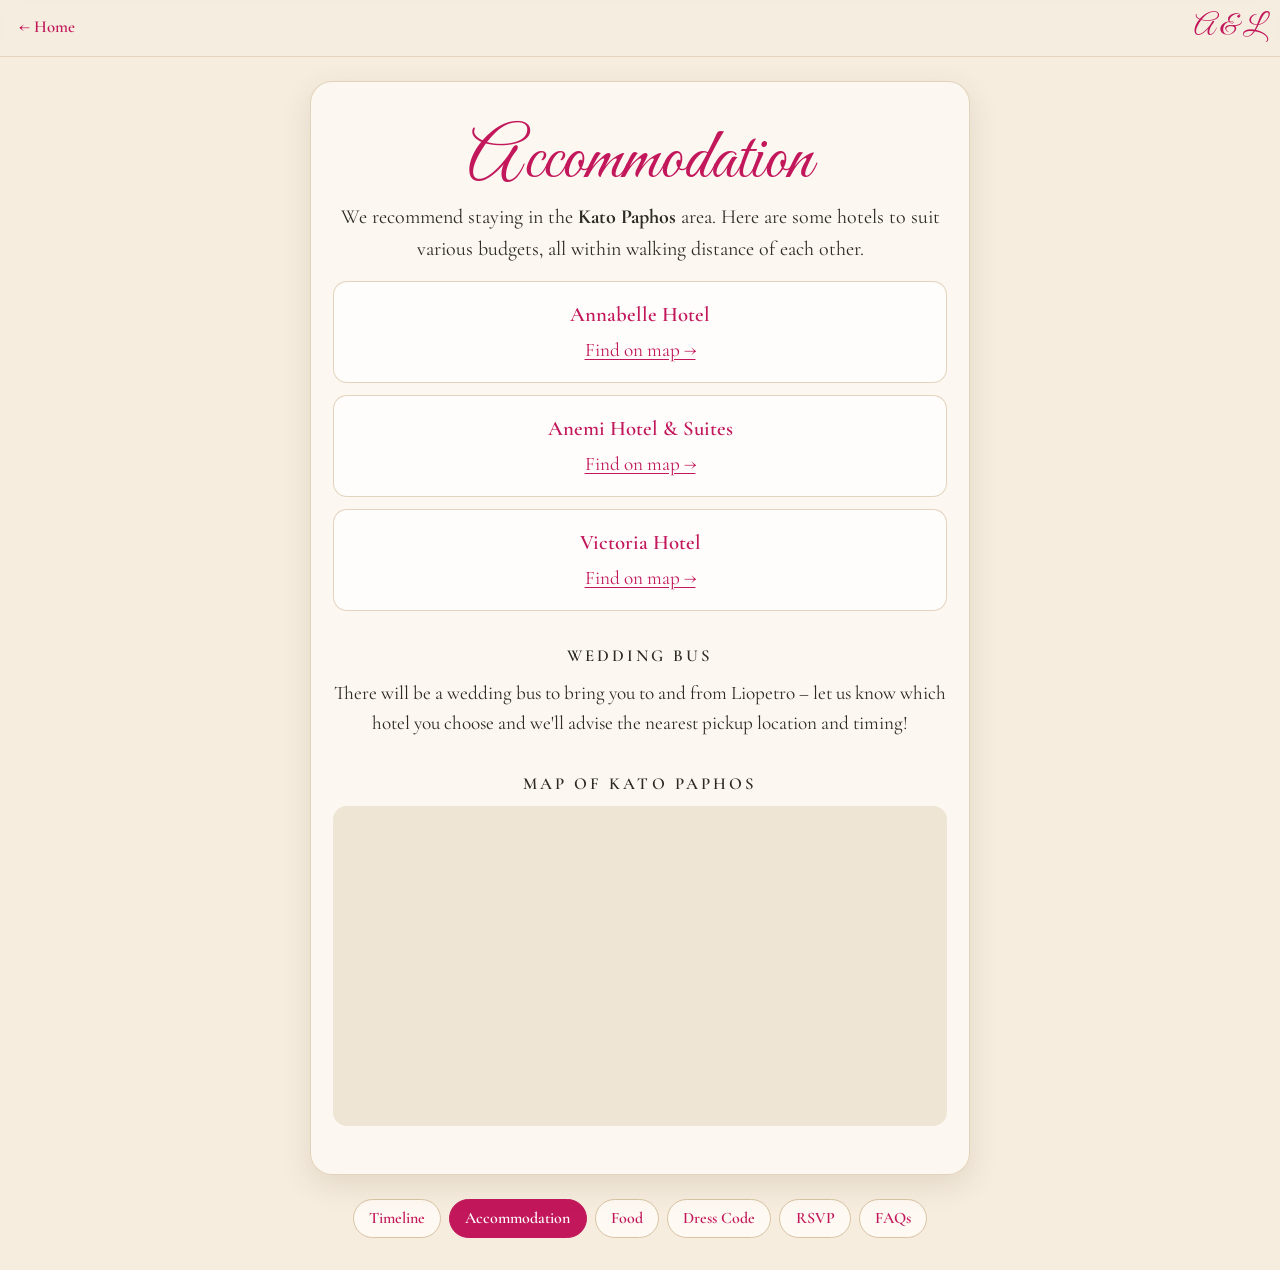
<file: accommodation.html>
<!DOCTYPE html>
<!-- =====================================================================
     accommodation.html  –  ACCOMMODATION (spelling fixed from
     "accomodation"). Same skeleton as timeline.html, see notes there.
     ===================================================================== -->
<html lang="en-GB">

<head>
  <meta charset="UTF-8">
  <meta name="viewport" content="width=device-width, initial-scale=1, viewport-fit=cover">
  <title>Accommodation · Abigail &amp; Luke</title>
  <meta name="theme-color" content="#f6eddf">
  <link rel="icon" type="image/svg+xml" href="images/flower.svg">
  <link rel="preconnect" href="https://fonts.googleapis.com">
  <link rel="preconnect" href="https://fonts.gstatic.com" crossorigin>
  <link href="https://fonts.googleapis.com/css2?family=Cormorant+Garamond:ital,wght@0,400;0,500;0,600;0,700;1,400&family=Great+Vibes&display=swap" rel="stylesheet">
  <link rel="stylesheet" href="style.css">
</head>

<body>
  <a class="skip-link" href="#main">Skip to content</a>

  <header class="topbar">
    <a class="topbar__back" href="index.html">&larr; Home</a>
    <a class="topbar__mono" href="index.html" aria-label="Abigail and Luke – home">A &amp; L</a>
  </header>

  <main id="main" class="page">
    <article class="card">
      <h1 class="page-title">Accommodation</h1>

      <p class="lead">We recommend staying in the <strong>Kato Paphos</strong> area. Here are some hotels to suit various budgets, all within walking distance of each other.</p>

      <!-- One box per hotel. The "Find on map" links use Google's
           universal Maps link format, which opens the Maps app on
           iPhone/Android, or Google Maps in a browser on a laptop.
           To add a hotel: copy a whole <div class="info-box"> block and
           change the name in BOTH places (heading and the link's query=). -->
      <div class="info-boxes">
        <div class="info-box">
          <h3>Annabelle Hotel</h3>
          <p><a href="https://www.google.com/maps/search/?api=1&amp;query=Annabelle+Hotel+Paphos" target="_blank" rel="noopener">Find on map &rarr;</a></p>
        </div>
        <div class="info-box">
          <h3>Anemi Hotel &amp; Suites</h3>
          <p><a href="https://www.google.com/maps/search/?api=1&amp;query=Anemi+Hotel+and+Suites+Paphos" target="_blank" rel="noopener">Find on map &rarr;</a></p>
        </div>
        <div class="info-box">
          <h3>Victoria Hotel</h3>
          <p><a href="https://www.google.com/maps/search/?api=1&amp;query=Victoria+Hotel+Paphos" target="_blank" rel="noopener">Find on map &rarr;</a></p>
        </div>
      </div>

      <h2>Wedding Bus</h2>
      <p>There will be a wedding bus to bring you to and from Liopetro &ndash; let us know which hotel you choose and we'll advise the nearest pickup location and timing!</p>

      <h2>Map of Kato Paphos</h2>
      <!-- Embedded Google Map (no account / API key needed).
           loading="lazy" = only loads when scrolled near. -->
      <iframe class="embed embed--map"
        src="https://maps.google.com/maps?q=Kato%20Paphos&amp;z=14&amp;output=embed"
        title="Map of Kato Paphos"
        loading="lazy"
        referrerpolicy="no-referrer-when-downgrade"></iframe>
    </article>

    <nav class="page-nav" aria-label="Other pages">
      <a href="timeline.html">Timeline</a>
      <a href="accommodation.html">Accommodation</a>
      <a href="food.html">Food</a>
      <a href="dresscode.html">Dress Code</a>
      <a href="rsvp.html">RSVP</a>
      <a href="faqs.html">FAQs</a>
    </nav>
  </main>

  <script src="script.js"></script>
</body>

</html>
</file>
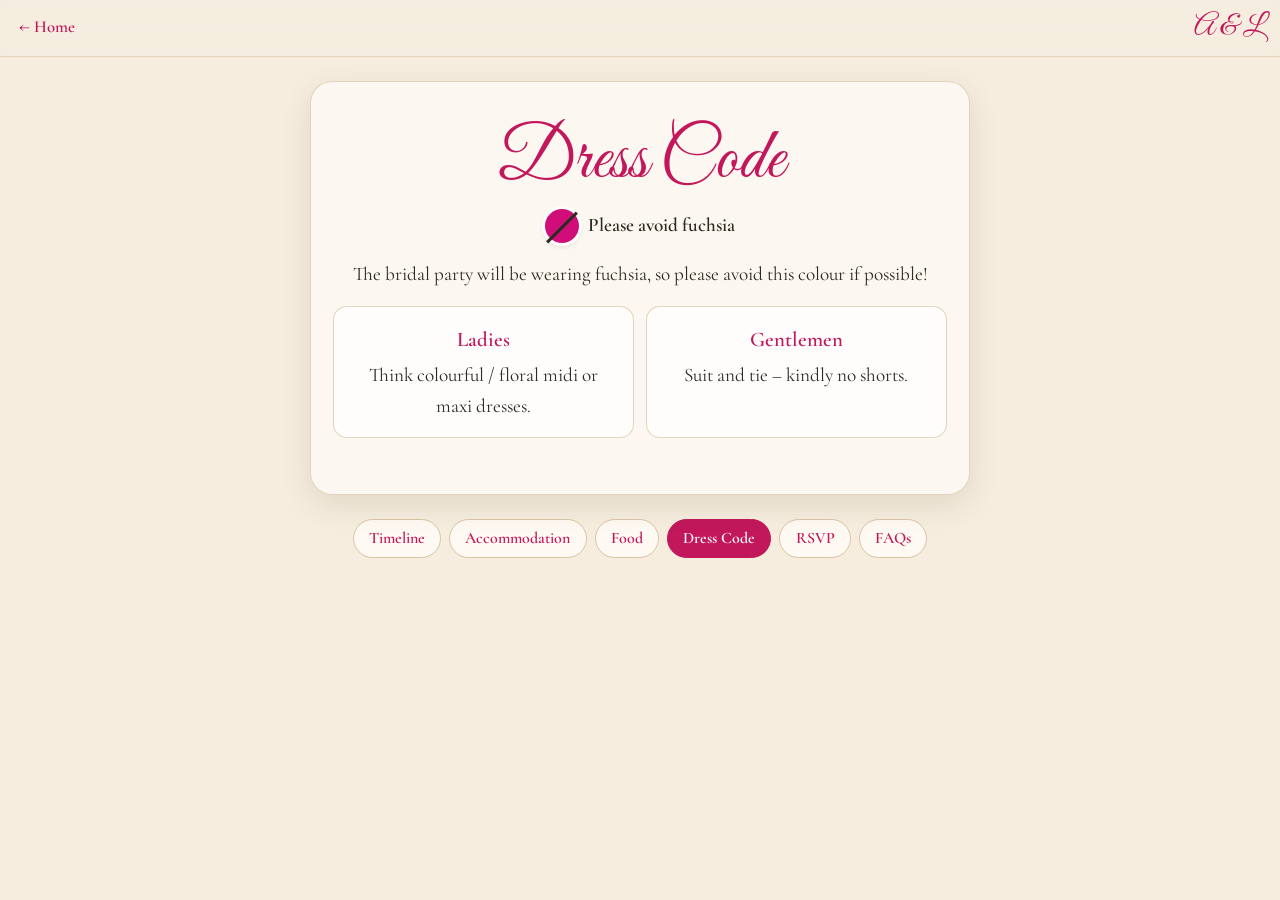
<file: dresscode.html>
<!DOCTYPE html>
<!-- =====================================================================
     dresscode.html  –  DRESS CODE
     Same skeleton as timeline.html, see notes there.
     ===================================================================== -->
<html lang="en-GB">

<head>
  <meta charset="UTF-8">
  <meta name="viewport" content="width=device-width, initial-scale=1, viewport-fit=cover">
  <title>Dress Code · Abigail &amp; Luke</title>
  <meta name="theme-color" content="#f6eddf">
  <link rel="icon" type="image/svg+xml" href="images/flower.svg">
  <link rel="preconnect" href="https://fonts.googleapis.com">
  <link rel="preconnect" href="https://fonts.gstatic.com" crossorigin>
  <link href="https://fonts.googleapis.com/css2?family=Cormorant+Garamond:ital,wght@0,400;0,500;0,600;0,700;1,400&family=Great+Vibes&display=swap" rel="stylesheet">
  <link rel="stylesheet" href="style.css">
</head>

<body>
  <a class="skip-link" href="#main">Skip to content</a>

  <header class="topbar">
    <a class="topbar__back" href="index.html">&larr; Home</a>
    <a class="topbar__mono" href="index.html" aria-label="Abigail and Luke – home">A &amp; L</a>
  </header>

  <main id="main" class="page">
    <article class="card">
      <h1 class="page-title">Dress Code</h1>

      <!-- Fuchsia circle with a line through it (drawn in CSS: .avoid) -->
      <div class="avoid">
        <span class="avoid__swatch" aria-hidden="true"></span>
        <span>Please avoid fuchsia</span>
      </div>
      <p>The bridal party will be wearing fuchsia, so please avoid this colour if possible!</p>

      <!-- Two boxes side by side on wider screens, stacked on phones -->
      <div class="info-boxes info-boxes--two">
        <div class="info-box">
          <h3>Ladies</h3>
          <p>Think colourful / floral midi or maxi dresses.</p>
        </div>
        <div class="info-box">
          <h3>Gentlemen</h3>
          <p>Suit and tie &ndash; kindly no shorts.</p>
        </div>
      </div>
    </article>

    <nav class="page-nav" aria-label="Other pages">
      <a href="timeline.html">Timeline</a>
      <a href="accommodation.html">Accommodation</a>
      <a href="food.html">Food</a>
      <a href="dresscode.html">Dress Code</a>
      <a href="rsvp.html">RSVP</a>
      <a href="faqs.html">FAQs</a>
    </nav>
  </main>

  <script src="script.js"></script>
</body>

</html>
</file>
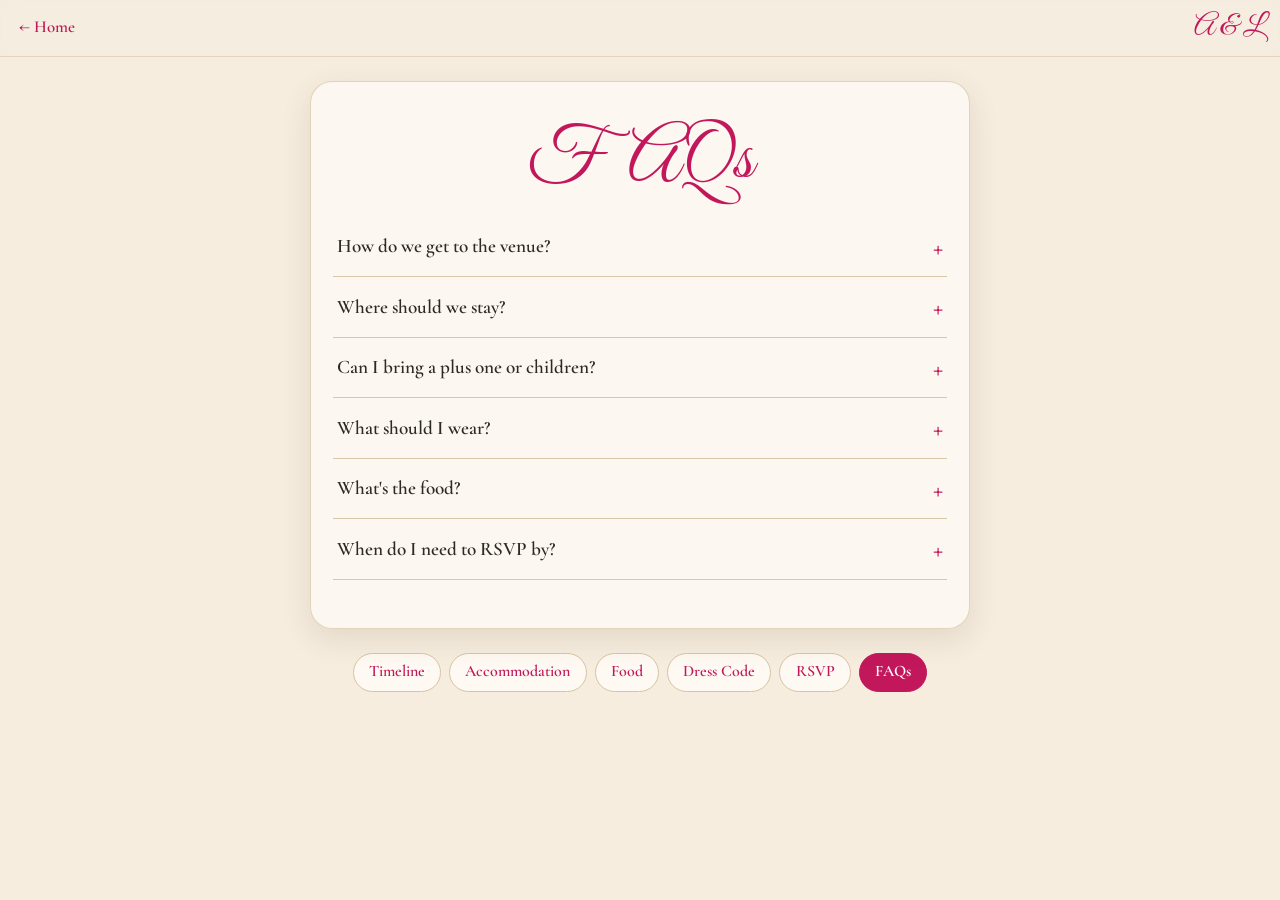
<file: faqs.html>
<!DOCTYPE html>
<!-- =====================================================================
     faqs.html  –  FAQs
     Each question is a <details> box: tap the question to fold the
     answer open. This is built into HTML, so it needs no JavaScript.
     To add a question, copy a whole <details> ... </details> block.
     Same page skeleton as timeline.html, see notes there.
     ===================================================================== -->
<html lang="en-GB">

<head>
  <meta charset="UTF-8">
  <meta name="viewport" content="width=device-width, initial-scale=1, viewport-fit=cover">
  <title>FAQs · Abigail &amp; Luke</title>
  <meta name="theme-color" content="#f6eddf">
  <link rel="icon" type="image/svg+xml" href="images/flower.svg">
  <link rel="preconnect" href="https://fonts.googleapis.com">
  <link rel="preconnect" href="https://fonts.gstatic.com" crossorigin>
  <link href="https://fonts.googleapis.com/css2?family=Cormorant+Garamond:ital,wght@0,400;0,500;0,600;0,700;1,400&family=Great+Vibes&display=swap" rel="stylesheet">
  <link rel="stylesheet" href="style.css">
</head>

<body>
  <a class="skip-link" href="#main">Skip to content</a>

  <header class="topbar">
    <a class="topbar__back" href="index.html">&larr; Home</a>
    <a class="topbar__mono" href="index.html" aria-label="Abigail and Luke – home">A &amp; L</a>
  </header>

  <main id="main" class="page">
    <article class="card">
      <h1 class="page-title">FAQs</h1>

      <div class="faq">

        <details>
          <summary>How do we get to the venue?</summary>
          <div>
            <p>There will be a wedding bus to take you to and from Kato Paphos and Liopetro.</p>
            <p>For timings please see the <a href="timeline.html">Timeline</a>.</p>
          </div>
        </details>

        <details>
          <summary>Where should we stay?</summary>
          <div>
            <p>We recommend the Kato Paphos area &ndash; see our suggested hotels on the <a href="accommodation.html">Accommodation</a> page.</p>
          </div>
        </details>

        <details>
          <summary>Can I bring a plus one or children?</summary>
          <div>
            <p>We unfortunately cannot accommodate plus ones or children beyond those named on the wedding invitation. Thank you for understanding!</p>
          </div>
        </details>

        <details>
          <summary>What should I wear?</summary>
          <div>
            <p>The bridal party will be in fuchsia, so please avoid this colour if possible! Ladies: think colourful / floral midi or maxi dresses. Gentlemen: suit and tie, kindly no shorts.</p>
            <p>More on the <a href="dresscode.html">Dress Code</a> page.</p>
          </div>
        </details>

        <details>
          <summary>What's the food?</summary>
          <div>
            <p>A traditional Cypriot BBQ &ndash; see the <a href="food.html">Food</a> page. Please let us know about any dietary requirements on the RSVP form.</p>
          </div>
        </details>

        <details>
          <summary>When do I need to RSVP by?</summary>
          <div>
            <p>We ask that all guests <a href="rsvp.html">RSVP</a> by <strong>Friday 2nd June 2028</strong>.</p>
          </div>
        </details>

      </div>
    </article>

    <nav class="page-nav" aria-label="Other pages">
      <a href="timeline.html">Timeline</a>
      <a href="accommodation.html">Accommodation</a>
      <a href="food.html">Food</a>
      <a href="dresscode.html">Dress Code</a>
      <a href="rsvp.html">RSVP</a>
      <a href="faqs.html">FAQs</a>
    </nav>
  </main>

  <script src="script.js"></script>
</body>

</html>
</file>
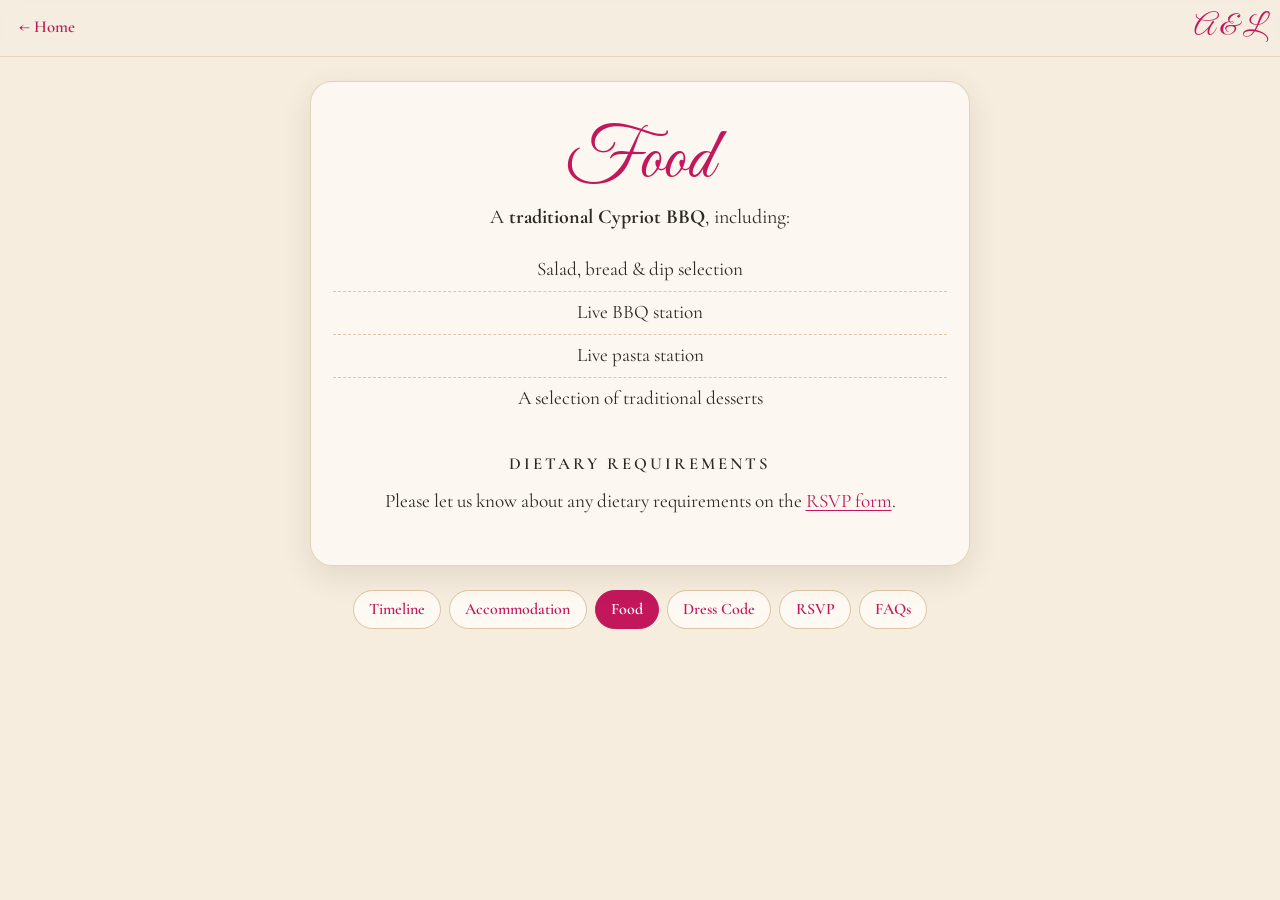
<file: food.html>
<!DOCTYPE html>
<!-- =====================================================================
     food.html  –  FOOD (new page, content moved from the FAQs).
     Same skeleton as timeline.html, see notes there.
     ===================================================================== -->
<html lang="en-GB">

<head>
  <meta charset="UTF-8">
  <meta name="viewport" content="width=device-width, initial-scale=1, viewport-fit=cover">
  <title>Food · Abigail &amp; Luke</title>
  <meta name="theme-color" content="#f6eddf">
  <link rel="icon" type="image/svg+xml" href="images/flower.svg">
  <link rel="preconnect" href="https://fonts.googleapis.com">
  <link rel="preconnect" href="https://fonts.gstatic.com" crossorigin>
  <link href="https://fonts.googleapis.com/css2?family=Cormorant+Garamond:ital,wght@0,400;0,500;0,600;0,700;1,400&family=Great+Vibes&display=swap" rel="stylesheet">
  <link rel="stylesheet" href="style.css">
</head>

<body>
  <a class="skip-link" href="#main">Skip to content</a>

  <header class="topbar">
    <a class="topbar__back" href="index.html">&larr; Home</a>
    <a class="topbar__mono" href="index.html" aria-label="Abigail and Luke – home">A &amp; L</a>
  </header>

  <main id="main" class="page">
    <article class="card">
      <h1 class="page-title">Food</h1>

      <p class="lead">A <strong>traditional Cypriot BBQ</strong>, including:</p>

      <!-- Bullet-free list, styled in style.css (.plain-list) -->
      <ul class="plain-list">
        <li>Salad, bread &amp; dip selection</li>
        <li>Live BBQ station</li>
        <li>Live pasta station</li>
        <li>A selection of traditional desserts</li>
      </ul>

      <h2>Dietary Requirements</h2>
      <p>Please let us know about any dietary requirements on the <a href="rsvp.html">RSVP form</a>.</p>
    </article>

    <nav class="page-nav" aria-label="Other pages">
      <a href="timeline.html">Timeline</a>
      <a href="accommodation.html">Accommodation</a>
      <a href="food.html">Food</a>
      <a href="dresscode.html">Dress Code</a>
      <a href="rsvp.html">RSVP</a>
      <a href="faqs.html">FAQs</a>
    </nav>
  </main>

  <script src="script.js"></script>
</body>

</html>
</file>
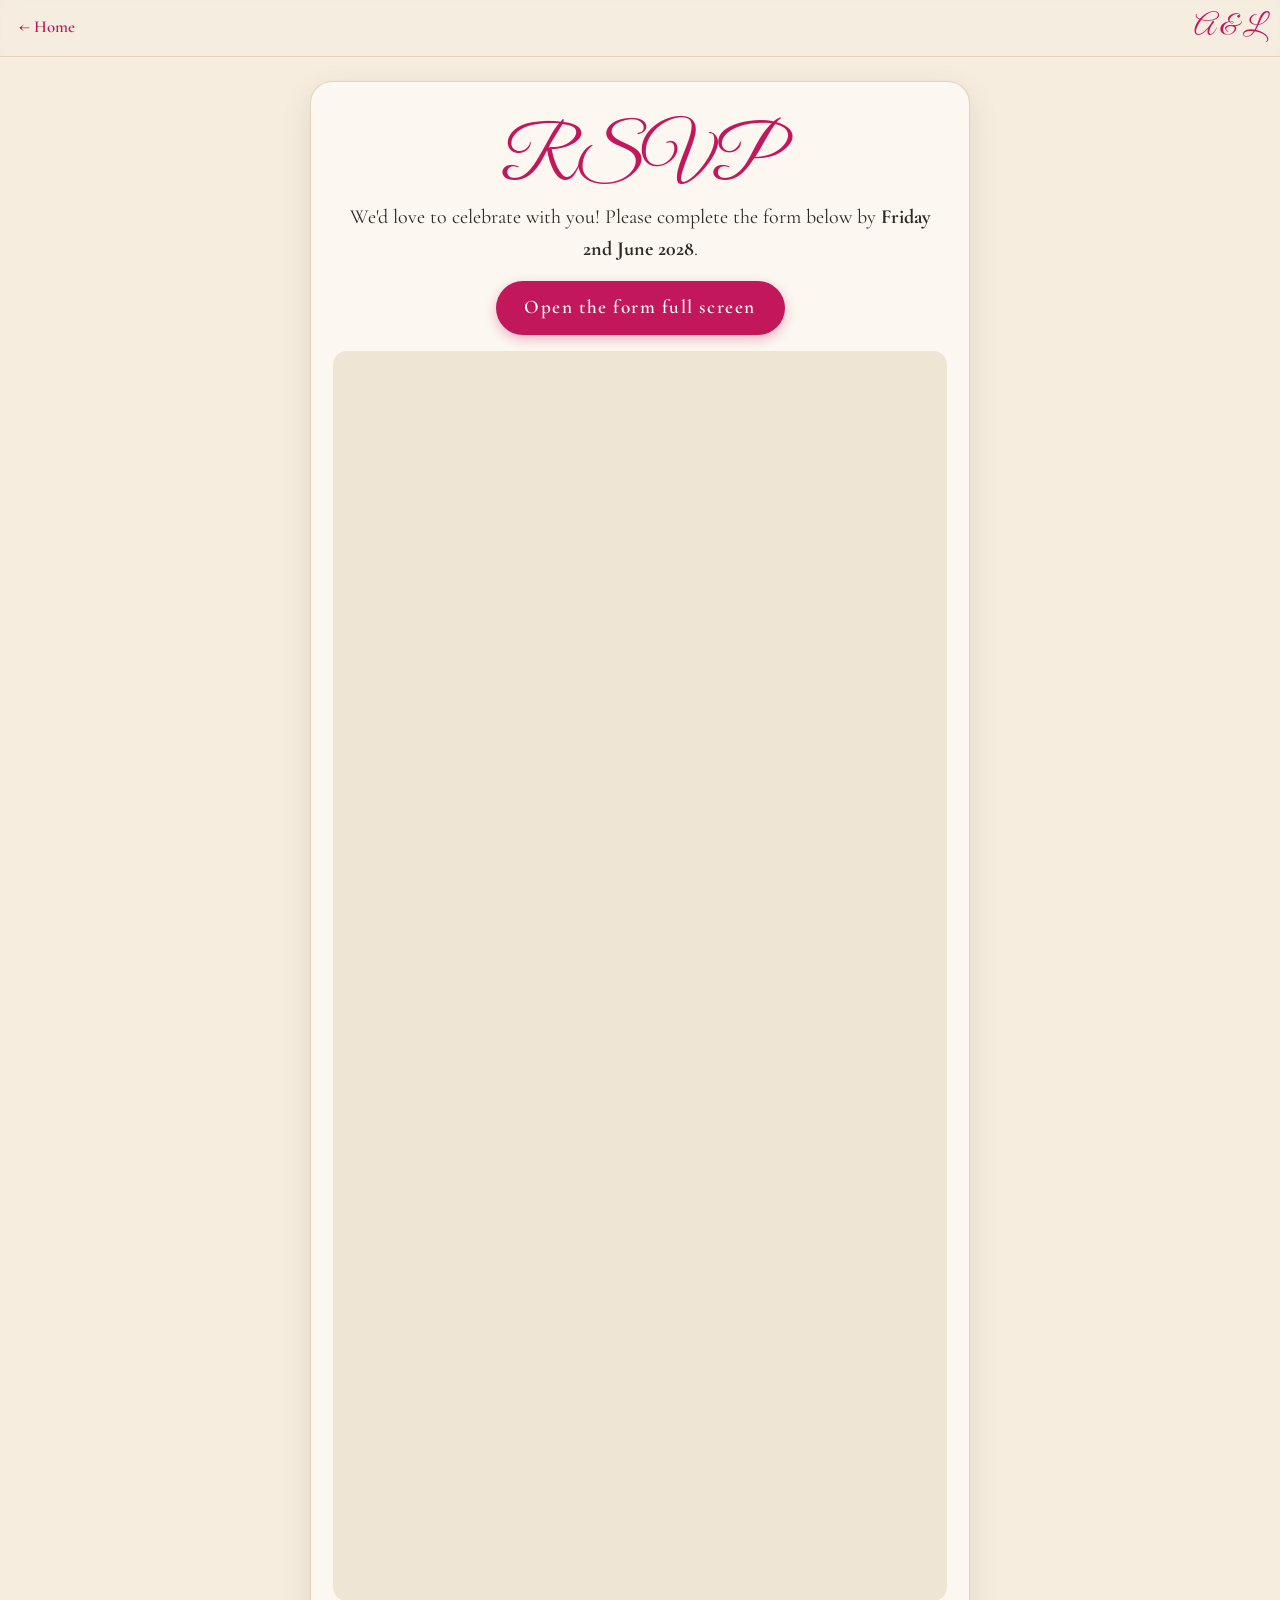
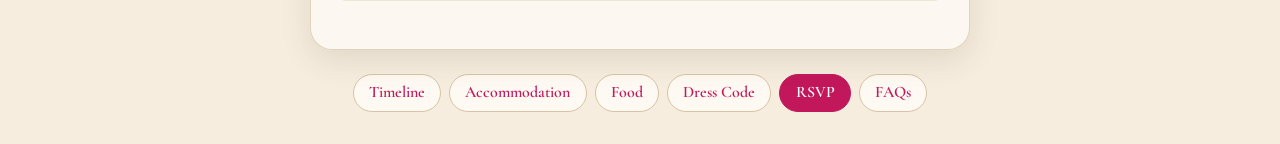
<file: rsvp.html>
<!DOCTYPE html>
<!-- =====================================================================
     rsvp.html  –  RSVP (embedded Google Form)
     Same skeleton as timeline.html, see notes there.
     ===================================================================== -->
<html lang="en-GB">

<head>
  <meta charset="UTF-8">
  <meta name="viewport" content="width=device-width, initial-scale=1, viewport-fit=cover">
  <title>RSVP · Abigail &amp; Luke</title>
  <meta name="theme-color" content="#f6eddf">
  <link rel="icon" type="image/svg+xml" href="images/flower.svg">
  <link rel="preconnect" href="https://fonts.googleapis.com">
  <link rel="preconnect" href="https://fonts.gstatic.com" crossorigin>
  <link href="https://fonts.googleapis.com/css2?family=Cormorant+Garamond:ital,wght@0,400;0,500;0,600;0,700;1,400&family=Great+Vibes&display=swap" rel="stylesheet">
  <link rel="stylesheet" href="style.css">
</head>

<body>
  <a class="skip-link" href="#main">Skip to content</a>

  <header class="topbar">
    <a class="topbar__back" href="index.html">&larr; Home</a>
    <a class="topbar__mono" href="index.html" aria-label="Abigail and Luke – home">A &amp; L</a>
  </header>

  <main id="main" class="page">
    <article class="card">
      <h1 class="page-title">RSVP</h1>

      <p class="lead">We'd love to celebrate with you! Please complete the form below by <strong>Friday 2nd June 2028</strong>.</p>

      <!-- Backup link: on some phones a form inside a page is fiddly to
           scroll, so offer the full-screen version too. It's the same
           form address WITHOUT "?embedded=true" on the end. -->
      <p><a class="btn" href="https://docs.google.com/forms/d/e/1FAIpQLSdnQKIiYUe3wK4KgsB1ftJDluf8M19TPLvCPbCFogYjow3V4Q/viewform" target="_blank" rel="noopener">Open the form full screen</a></p>

      <!-- The Google Form itself. If the bottom of the form gets cut off,
           increase the height in style.css (.embed--form). -->
      <iframe class="embed embed--form"
        src="https://docs.google.com/forms/d/e/1FAIpQLSdnQKIiYUe3wK4KgsB1ftJDluf8M19TPLvCPbCFogYjow3V4Q/viewform?embedded=true"
        title="RSVP form"
        loading="lazy">Loading&hellip;</iframe>
    </article>

    <nav class="page-nav" aria-label="Other pages">
      <a href="timeline.html">Timeline</a>
      <a href="accommodation.html">Accommodation</a>
      <a href="food.html">Food</a>
      <a href="dresscode.html">Dress Code</a>
      <a href="rsvp.html">RSVP</a>
      <a href="faqs.html">FAQs</a>
    </nav>
  </main>

  <script src="script.js"></script>
</body>

</html>
</file>
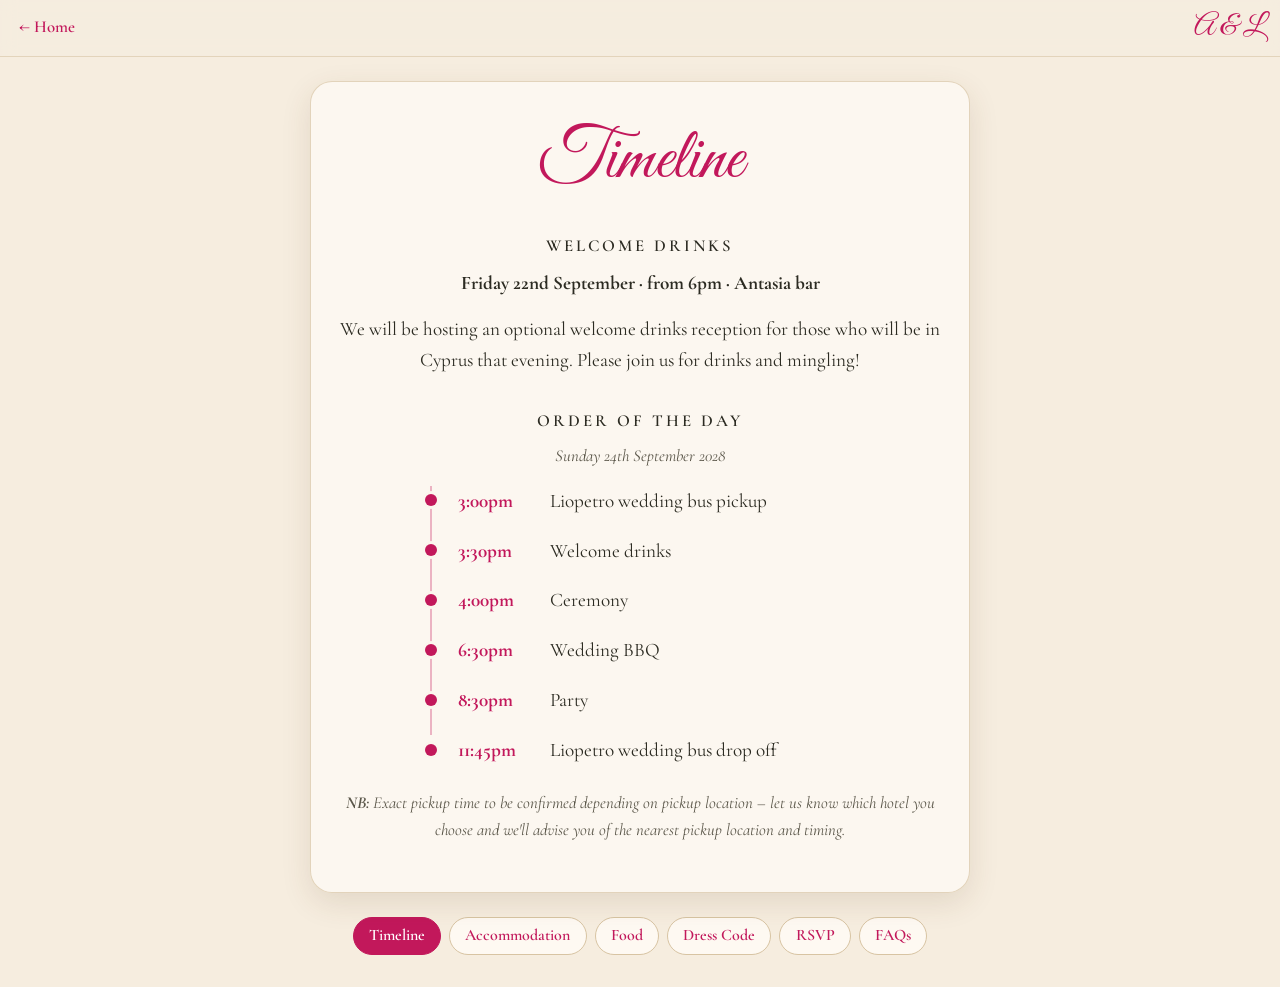
<file: timeline.html>
<!DOCTYPE html>
<!-- =====================================================================
     timeline.html  –  TIMELINE (was schedule.html)
     ---------------------------------------------------------------------
     Every sub-page uses the same skeleton:
       <header class="topbar">   "← Home" bar that sticks to the top
       <main class="page">
         <article class="card">  the cream panel holding the content
         <nav class="page-nav">  pills linking to the other pages
     So to make a NEW page: copy this file, rename it, change the title
     and what's inside <article class="card">, then add a link to it in
     the tiles on index.html and in the page-nav of every page.
     ===================================================================== -->
<html lang="en-GB">

<head>
  <meta charset="UTF-8">
  <meta name="viewport" content="width=device-width, initial-scale=1, viewport-fit=cover">
  <title>Timeline · Abigail &amp; Luke</title>
  <meta name="theme-color" content="#f6eddf">
  <link rel="icon" type="image/svg+xml" href="images/flower.svg">

  <!-- Same fonts as every page -->
  <link rel="preconnect" href="https://fonts.googleapis.com">
  <link rel="preconnect" href="https://fonts.gstatic.com" crossorigin>
  <link href="https://fonts.googleapis.com/css2?family=Cormorant+Garamond:ital,wght@0,400;0,500;0,600;0,700;1,400&family=Great+Vibes&display=swap" rel="stylesheet">

  <link rel="stylesheet" href="style.css">
</head>

<body>
  <a class="skip-link" href="#main">Skip to content</a>

  <!-- Top bar: back to home + monogram (also a link home) -->
  <header class="topbar">
    <a class="topbar__back" href="index.html">&larr; Home</a>
    <a class="topbar__mono" href="index.html" aria-label="Abigail and Luke – home">A &amp; L</a>
  </header>

  <main id="main" class="page">
    <article class="card">
      <h1 class="page-title">Timeline</h1>

      <h2>Welcome Drinks</h2>
      <p><strong>Friday 22nd September &middot; from 6pm &middot; Antasia bar</strong></p>
      <p>We will be hosting an optional welcome drinks reception for those who will be in Cyprus that evening. Please join us for drinks and mingling!</p>

      <h2>Order of the Day</h2>
      <p class="note">Sunday 24th September 2028</p>

      <!-- <ol> = ordered list. The CSS draws the pink line and dots.
           <time> just marks text as a time (helps screen readers). -->
      <ol class="timeline">
        <li><time>3:00pm</time><span>Liopetro wedding bus pickup</span></li>
        <li><time>3:30pm</time><span>Welcome drinks</span></li>
        <li><time>4:00pm</time><span>Ceremony</span></li>
        <li><time>6:30pm</time><span>Wedding BBQ</span></li>
        <li><time>8:30pm</time><span>Party</span></li>
        <li><time>11:45pm</time><span>Liopetro wedding bus drop off</span></li>
      </ol>

      <p class="note"><strong>NB:</strong> Exact pickup time to be confirmed depending on pickup location &ndash; let us know which hotel you choose and we'll advise you of the nearest pickup location and timing.</p>
    </article>

    <!-- Links to the other pages. script.js highlights the current one. -->
    <nav class="page-nav" aria-label="Other pages">
      <a href="timeline.html">Timeline</a>
      <a href="accommodation.html">Accommodation</a>
      <a href="food.html">Food</a>
      <a href="dresscode.html">Dress Code</a>
      <a href="rsvp.html">RSVP</a>
      <a href="faqs.html">FAQs</a>
    </nav>
  </main>

  <script src="script.js"></script>
</body>

</html>
</file>
<file: style.css>
/* =====================================================================
   style.css  –  ONE stylesheet shared by every page of the site
   ---------------------------------------------------------------------
   How this file is organised (search for the ==== headings):
     1. Colour + font variables   (change the whole theme from here)
     2. Base / reset              (sensible defaults for every browser)
     3. Shared typography
     4. Door intro                (index.html only)
     5. Home page                 (carousel, names, arched tiles)
     6. Sub-pages                 (top bar, cream card, timeline, etc.)
     7. Accessibility + reduced motion
   ===================================================================== */


/* =====================================================================
   1. VARIABLES
   Think of these like named paint pots. Everywhere else in the file we
   say "use the pink pot" (var(--pink)) instead of typing the colour code.
   Change a pot here and every page updates.
   ===================================================================== */
:root {
  /* Colours picked from the save-the-date card */
  --pink: #c2185b;          /* bougainvillea pink – names, headings, links */
  --pink-dark: #96104a;     /* darker pink for hover / pressed states      */
  --ink: #2c2b22;           /* near-black with a hint of green (body text) */
  --ink-soft: #5b574a;      /* softer text for small notes                 */
  --olive: #5f7d35;         /* the little green sprig                      */
  --cream: #f6eddf;         /* plain fallback colour behind the bricks     */
  --card: rgba(252, 248, 241, 0.93); /* see-through cream "paper" panels   */
  --stone-edge: #d8c4a3;    /* sandstone border colour                     */

  /* Fonts (loaded from Google Fonts in each page's <head>).
     The names after the first one are fall-backs used if Google Fonts
     can't load (e.g. a dodgy hotel Wi-Fi). */
  --font-script: "Great Vibes", "Snell Roundhand", cursive;   /* curly names  */
  --font-serif: "Cormorant Garamond", Georgia, "Times New Roman", serif; /* everything else */

  /* Brick background tile. The image is 720 x 360 pixels but we draw it at
     half size so it stays sharp on high-resolution phone screens. */
  --brick: url("images/brick-tile.jpg");
  --brick-size: 360px 180px;
}


/* =====================================================================
   2. BASE / RESET
   Browsers all have slightly different built-in styles. This section
   flattens those differences so iPhone, Android and laptop look the same.
   ===================================================================== */

/* Make width/height include padding + border (much easier maths). */
*,
*::before,
*::after {
  box-sizing: border-box;
}

html {
  /* Stop iPhones enlarging text by themselves when the phone is rotated. */
  -webkit-text-size-adjust: 100%;
  text-size-adjust: 100%;
}

body {
  margin: 0;
  min-height: 100vh;
  font-family: var(--font-serif);
  font-size: 1.2rem;            /* Cormorant is a small font, so bump it up  */
  line-height: 1.6;
  color: var(--ink);

  /* THE BRICK WALL.
     The tile is "seamless": its right edge matches its left edge and its
     top matches its bottom, like a roll of wallpaper. `repeat` lays the
     tiles side by side forever, so there is never a visible cut however
     far you scroll. (The old version used one big photo stretched to fit,
     which is why it showed a join, and `background-attachment: fixed` is
     ignored on iPhones anyway.) */
  background-color: var(--cream);
  background-image: var(--brick);
  background-size: var(--brick-size);
  background-repeat: repeat;

  /* Smoother looking text on Macs / iPhones. */
  -webkit-font-smoothing: antialiased;
}

/* Images never spill out of their container. */
img {
  max-width: 100%;
  height: auto;
  display: block;
}

/* Links: pink and underlined so they're obviously tappable. */
a {
  color: var(--pink);
  text-underline-offset: 0.15em;
}
a:hover,
a:focus-visible {
  color: var(--pink-dark);
}

/* `touch-action: manipulation` removes the small tap delay some phones
   add while they wait to see if you're double-tapping to zoom. */
a,
button,
summary {
  touch-action: manipulation;
}


/* =====================================================================
   3. SHARED TYPOGRAPHY
   clamp(MIN, PREFERRED, MAX) = "grow with the screen width (vw), but never
   smaller than MIN or bigger than MAX". Like a thermostat with limits.
   ===================================================================== */
h1,
h2,
h3 {
  margin: 0;
  font-weight: 400;
}

/* Big curly page titles, e.g. "Timeline" */
.page-title {
  font-family: var(--font-script);
  color: var(--pink);
  font-size: clamp(3rem, 14vw, 4.5rem);
  line-height: 1.1;
  text-align: center;
}

/* Section headings in spaced-out capitals, like "SAVE THE DATE" */
h2 {
  font-family: var(--font-serif);
  font-weight: 600;
  font-size: 1.05rem;
  letter-spacing: 0.18em;
  text-transform: uppercase;
  color: var(--ink);
  margin-top: 2rem;
  margin-bottom: 0.5rem;
}

p {
  margin: 0 0 1rem;
}

/* The little green sprig divider ( ——— 🌿 ——— ), an inline SVG */
.sprig {
  display: block;
  width: min(220px, 60%);
  height: auto;
  margin: 0.75rem auto;
  color: var(--olive);         /* the SVG uses currentColor, i.e. this */
}


/* =====================================================================
   4. DOOR INTRO  (index.html only)
   ---------------------------------------------------------------------
   The trick: the door photo is cut down the middle into two halves, each
   inside its own box. Each box is hinged on its OUTER edge
   (transform-origin) and swung open with a 3D rotate, exactly like a
   gatefold card or a pair of saloon doors.

     ┌─────────┬─────────┐         ╲               ╱
     │  left   │  right  │   →      ╲  (you walk  ╱
     │  half   │  half   │           ╲  through) ╱
     └─────────┴─────────┘
       hinge ↑       ↑ hinge

   The intro is only shown when JavaScript is working (the "js" class is
   added to <html> by a tiny script in the page head). That way, if JS is
   broken, nobody gets stuck behind a door they can't open.
   ===================================================================== */
.intro {
  display: none;               /* hidden unless JS is available (below)    */
}

.js .intro {
  display: block;
  position: fixed;             /* sits on top of everything, doesn't scroll */
  top: 0;
  right: 0;
  bottom: 0;
  left: 0;
  z-index: 100;
  width: 100%;
  /* Reset the default <button> look */
  margin: 0;
  padding: 0;
  border: 0;
  background: transparent;
  font: inherit;
  color: #fff;
  cursor: pointer;
  -webkit-appearance: none;
  appearance: none;
  -webkit-tap-highlight-color: transparent;  /* no grey flash on tap (iOS) */
  /* Fades the whole intro away near the end of the opening */
  transition: opacity 0.8s ease 1.3s;
}

/* Once the doors have opened (or were opened earlier this visit)
   remove the intro completely. */
.js.intro-seen .intro {
  display: none;
}

/* While the intro is showing, stop the page underneath from scrolling. */
.js:not(.intro-seen) body {
  overflow: hidden;
}

/* The wrapper that holds both doors. `perspective` is how far your eye is
   from the screen in the 3D scene: smaller number = more dramatic 3D. */
.intro__doors {
  position: absolute;
  top: 0;
  right: 0;
  bottom: 0;
  left: 0;
  -webkit-perspective: 1400px;
  perspective: 1400px;
  /* A gentle zoom while opening = feels like stepping forward */
  transition: transform 2.1s cubic-bezier(0.5, 0, 0.3, 1);
}

/* Each half of the door */
.door {
  position: absolute;
  top: 0;
  bottom: 0;
  width: 50%;
  overflow: hidden;            /* crop the photo to just this half */
  background: #cdb58f;         /* stone colour shown while photo loads */
  transition: transform 1.9s cubic-bezier(0.6, 0.05, 0.25, 1);
  -webkit-backface-visibility: hidden;   /* hide the back once it swings past 90° */
  backface-visibility: hidden;
}

.door--left {
  left: 0;
  transform-origin: left center;         /* hinge on the LEFT edge  */
}

.door--right {
  right: 0;
  transform-origin: right center;        /* hinge on the RIGHT edge */
}

/* The photo inside each half is twice as wide as the half (i.e. the full
   screen width) so the two halves line up perfectly in the middle.
   object-fit: cover = fill the screen without squashing, cropping the
   sides on a tall phone. The photo was pre-cropped so the gap between
   the two wooden doors sits exactly in the middle of the image. */
.door img {
  position: absolute;
  top: 0;
  height: 100%;
  width: 200%;
  max-width: none;
  object-fit: cover;
  object-position: 50% 50%;
}
.door--left img  { left: 0; }
.door--right img { right: 0; }

/* A shadow layer on each door that darkens as it swings away from you,
   which sells the 3D effect. */
.door::after {
  content: "";
  position: absolute;
  top: 0;
  right: 0;
  bottom: 0;
  left: 0;
  opacity: 0;
  transition: opacity 1.9s ease;
}
.door--left::after  { background: linear-gradient(to right, rgba(0,0,0,0.15), rgba(0,0,0,0.6)); }
.door--right::after { background: linear-gradient(to left,  rgba(0,0,0,0.15), rgba(0,0,0,0.6)); }

/* Names over the sky at the top of the door photo */
.intro__names {
  position: absolute;
  left: 0;
  right: 0;
  top: max(7vh, env(safe-area-inset-top));
  font-family: var(--font-script);
  font-size: clamp(2.8rem, 13vw, 5rem);
  line-height: 1;
  text-align: center;
  text-shadow: 0 2px 12px rgba(0, 0, 0, 0.45);
  transition: opacity 0.5s ease;
}

/* "Tap to open" pill near the bottom */
.intro__hint {
  position: absolute;
  left: 50%;
  bottom: calc(6vh + env(safe-area-inset-bottom));
  transform: translateX(-50%);
  padding: 0.55em 1.4em;
  border-radius: 999px;
  background: rgba(255, 255, 255, 0.88);
  color: var(--pink);
  font-family: var(--font-serif);
  font-weight: 600;
  font-size: 1rem;
  letter-spacing: 0.2em;
  text-transform: uppercase;
  white-space: nowrap;
  box-shadow: 0 6px 20px rgba(0, 0, 0, 0.25);
  animation: pulse 2.2s ease-in-out infinite;  /* gentle "breathing" */
  transition: opacity 0.4s ease;
}

@keyframes pulse {
  0%, 100% { transform: translateX(-50%) scale(1); }
  50%      { transform: translateX(-50%) scale(1.07); }
}

/* ---- The OPENING state: JS adds "intro-opening" to <html> on tap ---- */
.intro-opening .intro            { opacity: 0; pointer-events: none; }
.intro-opening .intro__doors     { transform: scale(1.12); }
.intro-opening .door--left       { transform: rotateY(100deg); }   /* swings away from you */
.intro-opening .door--right      { transform: rotateY(-100deg); }
.intro-opening .door::after      { opacity: 1; }
.intro-opening .intro__names,
.intro-opening .intro__hint      { opacity: 0; }


/* =====================================================================
   5. HOME PAGE
   ===================================================================== */
.home-main {
  position: relative;
  overflow: hidden;            /* stops the flower decoration making a sideways scroll */
  /* env(safe-area-inset-*) = extra space for the iPhone notch / home bar */
  padding: calc(1.5rem + env(safe-area-inset-top)) 0 calc(2rem + env(safe-area-inset-bottom));
}

/* ---------- Carousel ----------
   A row of photos you can swipe sideways. "scroll-snap" makes each swipe
   land neatly on a photo, like the click-stops on a camera lens dial.
   This is built into the browser, so swiping feels native on every phone. */
.carousel {
  --slide-width: min(72vw, 360px);   /* width of one photo */
  position: relative;
  max-width: 900px;
  margin: 0 auto;
}

.carousel__track {
  position: relative;          /* lets JS measure each photo's position */
  display: flex;
  gap: 14px;
  overflow-x: auto;            /* sideways scrolling */
  -webkit-overflow-scrolling: touch;  /* momentum swiping on older iPhones */
  scroll-snap-type: x mandatory;
  /* Padding on both sides so the first/last photo can sit in the centre
     and you can see the edges of the neighbouring photos "peeking in". */
  /* (100% - slide width) / 2 on each side = room for the first and last
     photo to sit in the middle */
  padding: 6px calc((100% - var(--slide-width)) / 2);
  scrollbar-width: none;       /* hide scrollbar: Firefox */

  /* Fade the photos out softly at the left/right edges instead of a hard
     cut-off. A mask is like a stencil: black = visible, transparent = hidden. */
  -webkit-mask-image: linear-gradient(to right, transparent, #000 6%, #000 94%, transparent);
  mask-image: linear-gradient(to right, transparent, #000 6%, #000 94%, transparent);
}
.carousel__track::-webkit-scrollbar {
  display: none;               /* hide scrollbar: Chrome / Safari */
}

.carousel__slide {
  flex: 0 0 var(--slide-width);
  margin: 0;
  scroll-snap-align: center;
  border-radius: 18px;
  overflow: hidden;
  border: 5px solid #fffaf2;   /* white "photo print" border */
  box-shadow: 0 8px 22px rgba(70, 45, 20, 0.22);
  background: #e8dcc8;
  /* Fallback height for older phones that don't know aspect-ratio */
  height: 90vw;
  max-height: 450px;
}

/* Newer browsers: use a neat 4:5 portrait shape instead */
@supports (aspect-ratio: 1) {
  .carousel__slide {
    height: auto;
    max-height: none;
    aspect-ratio: 4 / 5;
  }
}

.carousel__slide img {
  width: 100%;
  height: 100%;
  object-fit: cover;           /* fill the frame, crop the excess */
}

/* The little dots under the carousel */
.carousel__dots {
  display: flex;
  justify-content: center;
  gap: 4px;
  margin-top: 10px;
}
.carousel__dot {
  /* The button is 24px (easy to tap) but the visible dot is drawn
     smaller with ::before. */
  width: 24px;
  height: 24px;
  padding: 0;
  border: 0;
  background: transparent;
  cursor: pointer;
  -webkit-appearance: none;
  appearance: none;
}
.carousel__dot::before {
  content: "";
  display: block;
  width: 8px;
  height: 8px;
  margin: auto;
  border-radius: 50%;
  background: rgba(194, 24, 91, 0.3);
  transition: transform 0.25s, background-color 0.25s;
}
.carousel__dot[aria-current="true"]::before {
  background: var(--pink);
  transform: scale(1.35);
}

/* ---------- Names, date and place ---------- */
.hero {
  position: relative;
  max-width: 640px;            /* keeps the flowers near the names on laptops */
  margin: 0 auto;
  text-align: center;
  /* big top padding = space for the flower garland above the names */
  padding: clamp(6.5rem, 30vw, 11.5rem) 1.25rem 1rem;
}

/* Two copies of the bougainvillea branch, one flipped, framing the names */
.flourish {
  position: absolute;
  top: -0.25rem;
  width: min(60%, 380px);
  pointer-events: none;        /* taps go straight through to things below */
  opacity: 0.95;
}
.flourish--left  { left: -12%; }
.flourish--right { right: -12%; transform: scaleX(-1); }  /* mirror image */

.names {
  position: relative;          /* sits above the flowers */
  font-family: var(--font-script);
  color: var(--pink);
  font-size: clamp(3.6rem, 17vw, 6rem);
  line-height: 0.95;
}
.names span {
  display: block;              /* Abigail / & / Luke on separate lines */
}
.names .amp {
  font-size: 0.55em;
  color: var(--ink);
  margin: 0.1em 0;
}

.date {
  margin: 1.25rem 0 0;
  font-weight: 500;
  font-size: clamp(1.05rem, 4.6vw, 1.35rem);
  letter-spacing: 0.22em;
  text-transform: uppercase;
}

.place {
  margin: 0;
  font-size: 1.35rem;
  line-height: 1.3;
}
.place__country {
  display: block;
  font-family: var(--font-script);
  color: var(--pink);
  font-size: 2.3rem;
  line-height: 1.3;
}

/* ---------- Arched brick tiles (the menu) ----------
   CSS Grid = an invisible ice-cube tray. We ask for 3 equal columns
   (1fr = "one share of the space") and the tiles drop into the slots. */
.tiles {
  display: grid;
  grid-template-columns: repeat(3, 1fr);
  gap: 10px;
  max-width: 560px;
  margin: 1.5rem auto 0;
  padding: 0 0.75rem;
}

/* Very narrow phones (old iPhone SE etc.): 2 columns so text fits */
@media (max-width: 340px) {
  .tiles {
    grid-template-columns: repeat(2, 1fr);
  }
}

.tile {
  position: relative;
  display: flex;
  flex-direction: column;
  align-items: center;
  justify-content: flex-end;   /* push the label to the bottom */
  min-height: 140px;           /* fallback for older phones */
  padding: 0.5rem 0.25rem 1rem;
  text-decoration: none;
  text-align: center;
  color: var(--pink);

  /* Arched window shape: a huge top radius gets capped at half the
     width, which turns the top into a semicircle. */
  border-radius: 999px 999px 12px 12px;
  border: 1px solid var(--stone-edge);

  /* Two background layers: a soft white wash ON TOP of the brick tile,
     so the tiles look like lighter stone than the wall behind them. */
  background-image:
    linear-gradient(rgba(255, 252, 246, 0.55), rgba(255, 250, 240, 0.8)),
    var(--brick);
  background-size: auto, 220px 110px;

  /* inset shadow = carved-in edge; outer shadow = lifts it off the wall */
  box-shadow:
    inset 0 0 0 4px rgba(255, 255, 255, 0.55),
    0 4px 12px rgba(90, 60, 25, 0.14);
  transition: transform 0.2s ease, box-shadow 0.2s ease;
}

@supports (aspect-ratio: 1) {
  .tile {
    min-height: 0;
    aspect-ratio: 4 / 5;
  }
}

/* A single bougainvillea flower in the top of each arch */
.tile::before {
  content: "";
  position: absolute;
  top: 22%;
  left: 50%;
  width: 34px;
  height: 34px;
  transform: translateX(-50%);
  background: url("images/flower.svg") center / contain no-repeat;
}

.tile span {
  font-weight: 600;
  /* 3.6vw = 3.6% of the screen width, so the label shrinks on small
     phones and "Accommodation" always fits on one line */
  font-size: clamp(0.8rem, 3.6vw, 1.15rem);
  line-height: 1.15;
}

/* Lift slightly when hovered (laptop) or pressed (phone) */
.tile:hover,
.tile:focus-visible,
.tile:active {
  transform: translateY(-3px);
  box-shadow:
    inset 0 0 0 4px rgba(255, 255, 255, 0.7),
    0 10px 20px rgba(90, 60, 25, 0.2);
  color: var(--pink-dark);
}

/* ---------- Home footer ---------- */
.home-footer {
  text-align: center;
  padding: 2rem 1.25rem 0;
  font-size: 1.05rem;
}
.home-footer p {
  margin-bottom: 0.4rem;
}
.replay {
  /* "See the doors again" – styled as a plain text link */
  border: 0;
  background: none;
  padding: 0.5rem;
  font: inherit;
  font-size: 0.95rem;
  color: var(--ink-soft);
  text-decoration: underline;
  cursor: pointer;
}


/* =====================================================================
   6. SUB-PAGES  (timeline, accommodation, food, dress code, rsvp, faqs)
   ===================================================================== */

/* Bar at the top with "← Home". `sticky` = it scrolls with the page
   until it hits the top, then stays put like a magnet. */
.topbar {
  position: -webkit-sticky;
  position: sticky;
  top: 0;
  z-index: 10;
  display: flex;
  align-items: center;
  justify-content: space-between;
  padding: calc(0.6rem + env(safe-area-inset-top)) 1rem 0.6rem;
  background: rgba(246, 237, 223, 0.9);
  -webkit-backdrop-filter: blur(8px);
  backdrop-filter: blur(8px);
  border-bottom: 1px solid rgba(216, 196, 163, 0.6);
}
.topbar__back {
  font-weight: 600;
  font-size: 1.05rem;
  text-decoration: none;
  padding: 0.3rem 0.2rem;      /* bigger tap area */
}
.topbar__mono {
  font-family: var(--font-script);
  font-size: 1.8rem;
  line-height: 1;
  color: var(--pink);
  text-decoration: none;
}

.page {
  padding: 1.5rem 1rem calc(2rem + env(safe-area-inset-bottom));
}

/* The cream "paper" panel the text sits on, so it's easy to read */
.card {
  position: relative;
  max-width: 660px;
  margin: 0 auto;
  padding: 2.5rem 1.4rem 2rem;
  background: var(--card);
  border: 1px solid rgba(216, 196, 163, 0.7);
  border-radius: 22px;
  box-shadow: 0 10px 30px rgba(90, 60, 25, 0.12);
  text-align: center;
}

/* Flower pinned to the top edge of the card */
.card::before {
  content: "";
  position: absolute;
  top: -22px;
  left: 50%;
  width: 44px;
  height: 44px;
  transform: translateX(-50%);
  background: url("images/flower.svg") center / contain no-repeat;
}

.lead {
  font-size: 1.25rem;
}
.note {
  font-size: 1.05rem;
  color: var(--ink-soft);
  font-style: italic;
}

/* Big pink button, used for "Open form", "Find on map" etc. */
.btn {
  display: inline-block;
  padding: 0.6em 1.5em;
  border-radius: 999px;
  background: var(--pink);
  color: #fff;
  font-weight: 600;
  letter-spacing: 0.08em;
  text-decoration: none;
  box-shadow: 0 4px 12px rgba(194, 24, 91, 0.3);
}
.btn:hover,
.btn:focus-visible {
  background: var(--pink-dark);
  color: #fff;
}

/* ---------- Timeline (vertical line with pink dots) ---------- */
.timeline {
  list-style: none;
  margin: 1rem auto 1.5rem;
  padding: 0;
  max-width: 420px;
  text-align: left;
}
.timeline li {
  position: relative;
  display: flex;
  gap: 1rem;
  padding: 0 0 1.2rem 1.6rem;
  border-left: 2px solid rgba(194, 24, 91, 0.3);   /* the vertical line */
}
.timeline li:last-child {
  border-left-color: transparent;
  padding-bottom: 0;
}
.timeline li::before {
  /* the dot sitting on the line */
  content: "";
  position: absolute;
  left: -7px;
  top: 0.45em;
  width: 12px;
  height: 12px;
  border-radius: 50%;
  background: var(--pink);
  box-shadow: 0 0 0 3px #fbf6ee;
}
.timeline time {
  flex: 0 0 4.8rem;
  font-weight: 700;
  color: var(--pink);
}

/* ---------- Simple stacked "info boxes" (hotels, dress code) ---------- */
.info-boxes {
  display: grid;
  gap: 12px;
  margin: 1rem 0 1.5rem;
}
@media (min-width: 560px) {
  .info-boxes--two {
    grid-template-columns: 1fr 1fr;
  }
}
.info-box {
  padding: 1rem 1.1rem;
  border-radius: 14px;
  background: rgba(255, 255, 255, 0.7);
  border: 1px solid rgba(216, 196, 163, 0.7);
}
.info-box h3 {
  font-weight: 600;
  font-size: 1.3rem;
  color: var(--pink);
  margin-bottom: 0.25rem;
}
.info-box p {
  margin: 0;
}

/* Fuchsia "please avoid" swatch on the dress code page */
.avoid {
  display: inline-flex;
  align-items: center;
  gap: 0.6rem;
  margin: 0.5rem 0 1rem;
  font-weight: 600;
}
.avoid__swatch {
  position: relative;
  width: 34px;
  height: 34px;
  border-radius: 50%;
  background: #d10d7a;          /* fuchsia */
  box-shadow: 0 0 0 3px #fff, 0 2px 6px rgba(0, 0, 0, 0.2);
}
.avoid__swatch::after {
  /* the diagonal "no" line through the circle */
  content: "";
  position: absolute;
  left: -4px;
  right: -4px;
  top: 50%;
  height: 3px;
  background: var(--ink);
  transform: rotate(-45deg);
}

/* Plain list with no bullets, centred */
.plain-list {
  list-style: none;
  padding: 0;
  margin: 0 0 1rem;
}
.plain-list li {
  padding: 0.35rem 0;
  border-bottom: 1px dashed rgba(216, 196, 163, 0.9);
}
.plain-list li:last-child {
  border-bottom: 0;
}

/* Embedded map / form (iframes) */
.embed {
  display: block;
  width: 100%;
  border: 0;
  border-radius: 14px;
  background: #efe5d4;
}
.embed--map {
  height: 320px;
  margin: 0.5rem 0 1rem;
}
.embed--form {
  height: 1250px;              /* Google Forms are long on a phone */
  margin: 0.5rem 0 1rem;
}

/* ---------- FAQs: tap a question to open the answer ----------
   <details> / <summary> is built into HTML: a fold-out box that works
   with no JavaScript at all. */
.faq {
  text-align: left;
  margin: 1rem 0;
}
.faq details {
  border-bottom: 1px solid rgba(216, 196, 163, 0.9);
}
.faq summary {
  list-style: none;            /* hide default triangle (Firefox/Chrome) */
  display: flex;
  justify-content: space-between;
  align-items: center;
  gap: 1rem;
  padding: 0.9rem 0.2rem;
  font-weight: 600;
  font-size: 1.2rem;
  cursor: pointer;
}
.faq summary::-webkit-details-marker {
  display: none;               /* hide default triangle (Safari) */
}
.faq summary::after {
  /* our own + sign which turns into × when open */
  content: "+";
  flex: 0 0 auto;
  font-size: 1.6rem;
  line-height: 1;
  color: var(--pink);
  transition: transform 0.25s ease;
}
.faq details[open] summary::after {
  transform: rotate(45deg);
}
.faq details > div {
  padding: 0 0.2rem 1rem;
}

/* ---------- Links to the other pages, at the bottom of each sub-page --- */
.page-nav {
  display: flex;
  flex-wrap: wrap;
  justify-content: center;
  gap: 8px;
  max-width: 660px;
  margin: 1.5rem auto 0;
}
.page-nav a {
  padding: 0.35em 0.95em;
  border-radius: 999px;
  background: rgba(255, 252, 246, 0.85);
  border: 1px solid var(--stone-edge);
  font-size: 1rem;
  font-weight: 600;
  text-decoration: none;
}
.page-nav a[aria-current="page"] {
  background: var(--pink);
  border-color: var(--pink);
  color: #fff;
}


/* =====================================================================
   7. ACCESSIBILITY + REDUCED MOTION
   ===================================================================== */

/* "Skip to content" link: hidden until a keyboard user tabs to it */
.skip-link {
  position: absolute;
  left: -999px;
  top: 0;
  z-index: 200;
}
.skip-link:focus {
  left: 10px;
  top: 10px;
  padding: 8px 12px;
  border-radius: 6px;
  background: #fff;
  color: var(--pink);
}

/* Clear outline when navigating with a keyboard */
:focus-visible {
  outline: 3px solid var(--pink);
  outline-offset: 3px;
}

/* Some people turn on "Reduce Motion" in their phone settings (it can
   cause motion sickness). For them: no swinging doors, just a quick fade,
   and no pulsing / sliding. */
@media (prefers-reduced-motion: reduce) {
  .door,
  .intro__doors,
  .door::after {
    transition: none !important;
  }
  .intro-opening .door--left,
  .intro-opening .door--right,
  .intro-opening .intro__doors {
    transform: none;
  }
  .js .intro {
    transition: opacity 0.5s ease;
  }
  .intro__hint {
    animation: none;
  }
  .tile,
  .faq summary::after {
    transition: none;
  }
}
</file>
